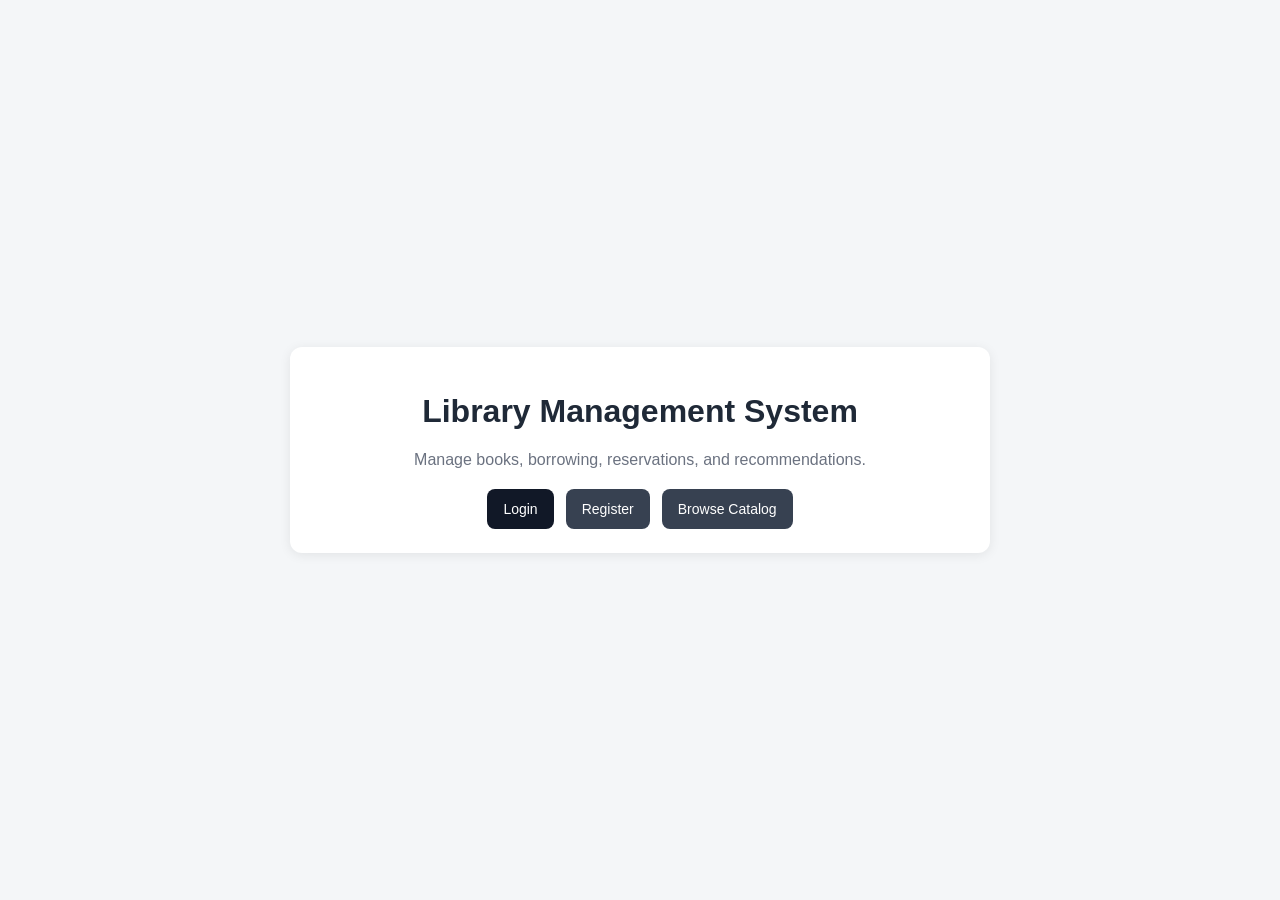
<file: frontend/index.html>
<!DOCTYPE html>
<html lang="en">
<head>
  <meta charset="UTF-8" />
  <meta name="viewport" content="width=device-width, initial-scale=1.0" />
  <title>Library Management System</title>
  <link rel="stylesheet" href="/frontend/css/styles.css" />
</head>
<body>
  <div class="page">
    <div class="hero-card">
      <h1>Library Management System</h1>
      <p class="subtitle">Manage books, borrowing, reservations, and recommendations.</p>

      <div class="button-row">
        <a class="btn" href="/login">Login</a>
        <a class="btn btn-secondary" href="/register">Register</a>
        <a class="btn btn-secondary" href="/catalog">Browse Catalog</a>
      </div>
    </div>
  </div>
</body>
</html>
</file>
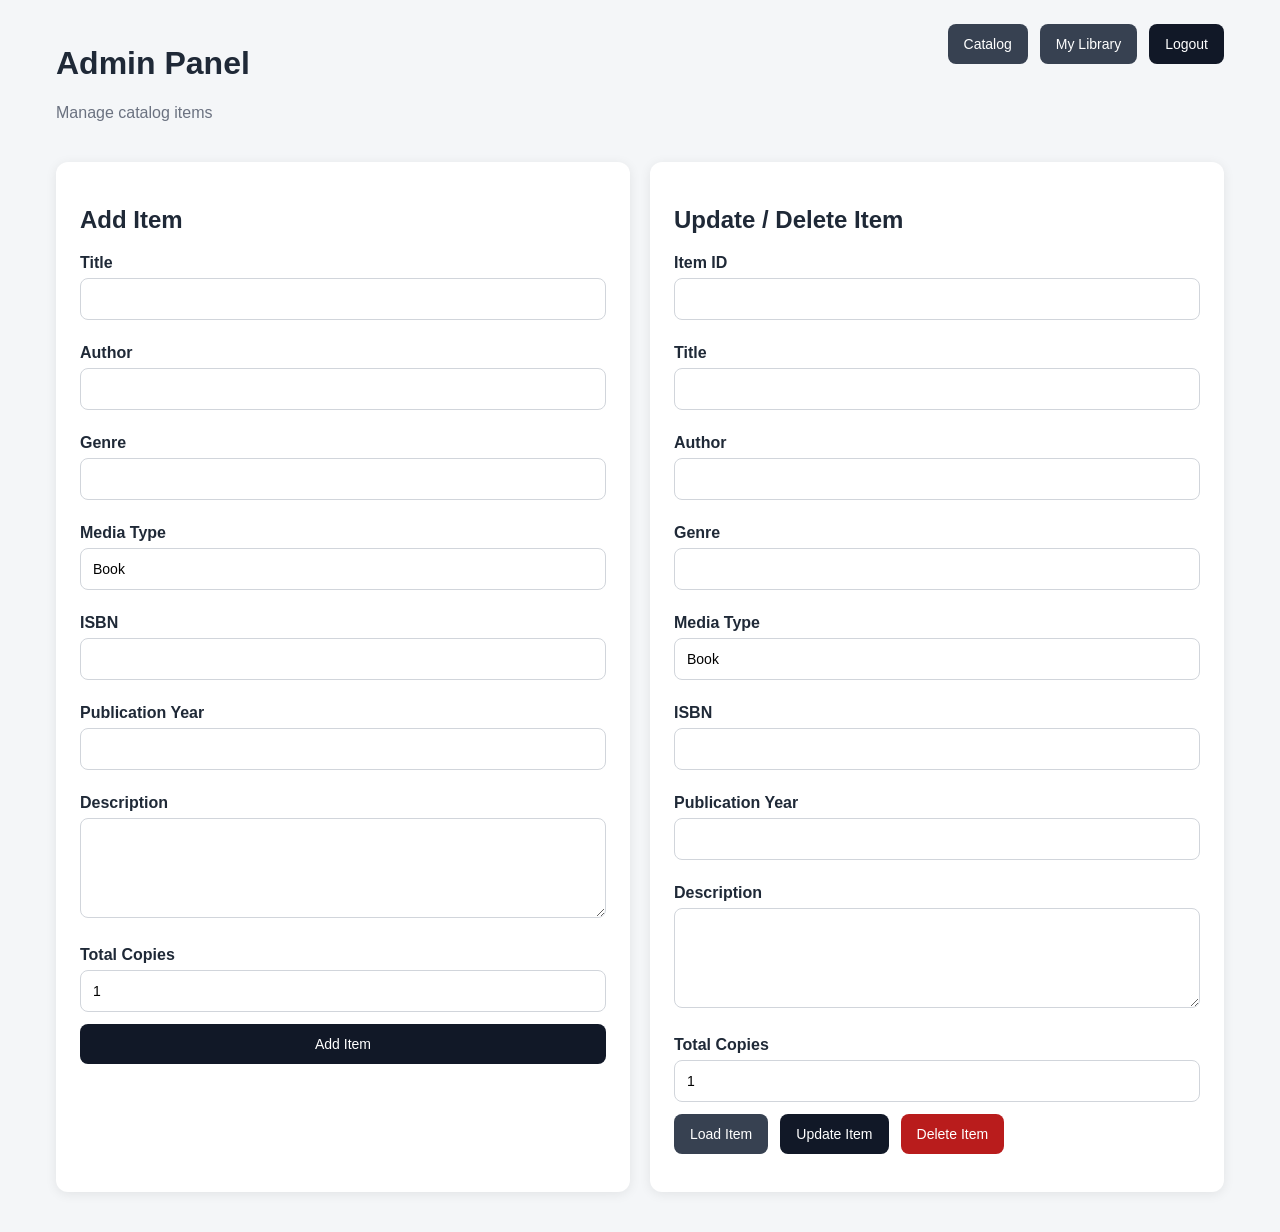
<file: frontend/admin.html>
<!DOCTYPE html>
<html lang="en">
<head>
  <meta charset="UTF-8" />
  <meta name="viewport" content="width=device-width, initial-scale=1.0" />
  <title>Admin</title>
  <link rel="stylesheet" href="/frontend/css/styles.css" />
</head>
<body>
  <div class="wide-page">
    <div class="topbar">
      <div>
        <h1>Admin Panel</h1>
        <p class="subtitle">Manage catalog items</p>
      </div>
      <div class="button-row">
        <a class="btn btn-secondary" href="/catalog">Catalog</a>
        <a class="btn btn-secondary" href="/my-library">My Library</a>
        <button class="btn" onclick="logoutUser()">Logout</button>
      </div>
    </div>

    <div class="two-column">
      <div class="card">
        <h2>Add Item</h2>

        <label>Title</label>
        <input id="add_title" type="text" />

        <label>Author</label>
        <input id="add_author" type="text" />

        <label>Genre</label>
        <input id="add_genre" type="text" />

        <label>Media Type</label>
        <input id="add_media_type" type="text" value="Book" />

        <label>ISBN</label>
        <input id="add_isbn" type="text" />

        <label>Publication Year</label>
        <input id="add_publication_year" type="number" />

        <label>Description</label>
        <textarea id="add_description"></textarea>

        <label>Total Copies</label>
        <input id="add_total_copies" type="number" value="1" />

        <button class="btn full-width" onclick="createItem()">Add Item</button>
        <p id="adminAddMessage" class="message"></p>
      </div>

      <div class="card">
        <h2>Update / Delete Item</h2>

        <label>Item ID</label>
        <input id="edit_id" type="number" />

        <label>Title</label>
        <input id="edit_title" type="text" />

        <label>Author</label>
        <input id="edit_author" type="text" />

        <label>Genre</label>
        <input id="edit_genre" type="text" />

        <label>Media Type</label>
        <input id="edit_media_type" type="text" value="Book" />

        <label>ISBN</label>
        <input id="edit_isbn" type="text" />

        <label>Publication Year</label>
        <input id="edit_publication_year" type="number" />

        <label>Description</label>
        <textarea id="edit_description"></textarea>

        <label>Total Copies</label>
        <input id="edit_total_copies" type="number" value="1" />

        <div class="button-row left-row">
          <button class="btn btn-secondary" onclick="loadItemForEdit()">Load Item</button>
          <button class="btn" onclick="updateItem()">Update Item</button>
          <button class="btn danger-btn" onclick="deleteItem()">Delete Item</button>
        </div>

        <p id="adminEditMessage" class="message"></p>
      </div>
    </div>
  </div>

  <script src="/frontend/js/api.js"></script>
  <script src="/frontend/js/auth.js"></script>
  <script src="/frontend/js/admin.js"></script>
</body>
</html>
</file>
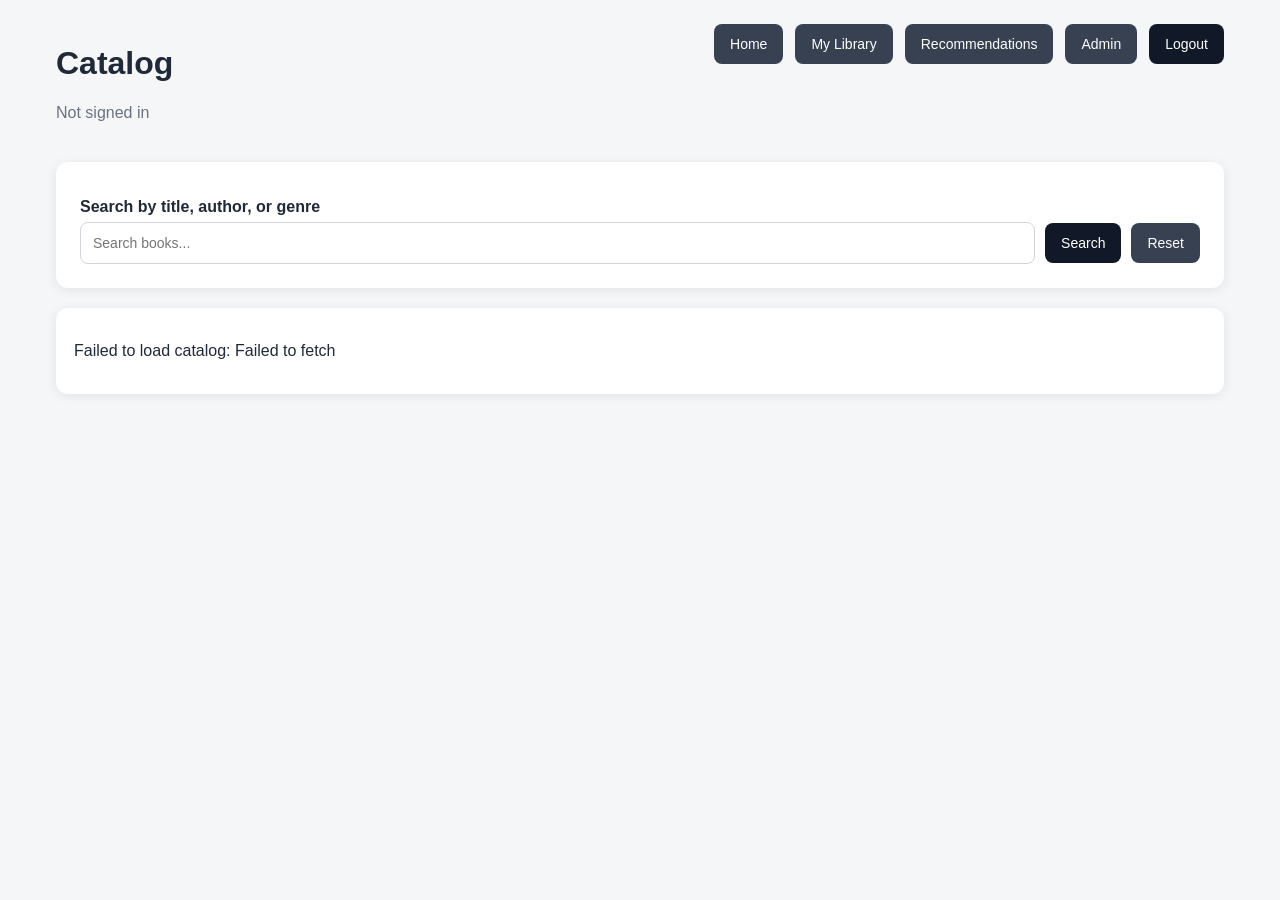
<file: frontend/catalog.html>
<!DOCTYPE html>
<html lang="en">
<head>
  <meta charset="UTF-8" />
  <meta name="viewport" content="width=device-width, initial-scale=1.0" />
  <title>Catalog</title>
  <link rel="stylesheet" href="/frontend/css/styles.css" />
</head>
<body>
  <div class="wide-page">
    <div class="topbar">
      <div>
        <h1>Catalog</h1>
        <p id="userBanner" class="subtitle"></p>
      </div>
      <div class="button-row">
        <a class="btn btn-secondary" href="/">Home</a>
        <a class="btn btn-secondary" href="/my-library">My Library</a>
        <a class="btn btn-secondary" href="/recommendations-page">Recommendations</a>
        <a class="btn btn-secondary" href="/admin">Admin</a>
        <button class="btn" onclick="logoutUser()">Logout</button>
      </div>
    </div>

    <div class="card search-card">
      <label for="searchInput">Search by title, author, or genre</label>
      <div class="search-row">
        <input id="searchInput" type="text" placeholder="Search books..." />
        <button class="btn" onclick="searchBooks()">Search</button>
        <button class="btn btn-secondary" onclick="loadBooks()">Reset</button>
      </div>
    </div>

    <div id="booksContainer" class="catalog-grid"></div>
  </div>

  <script src="/frontend/js/api.js"></script>
  <script src="/frontend/js/auth.js"></script>
  <script src="/frontend/js/circulation.js"></script>
  <script src="/frontend/js/catalog.js"></script>
</body>
</html>
</file>
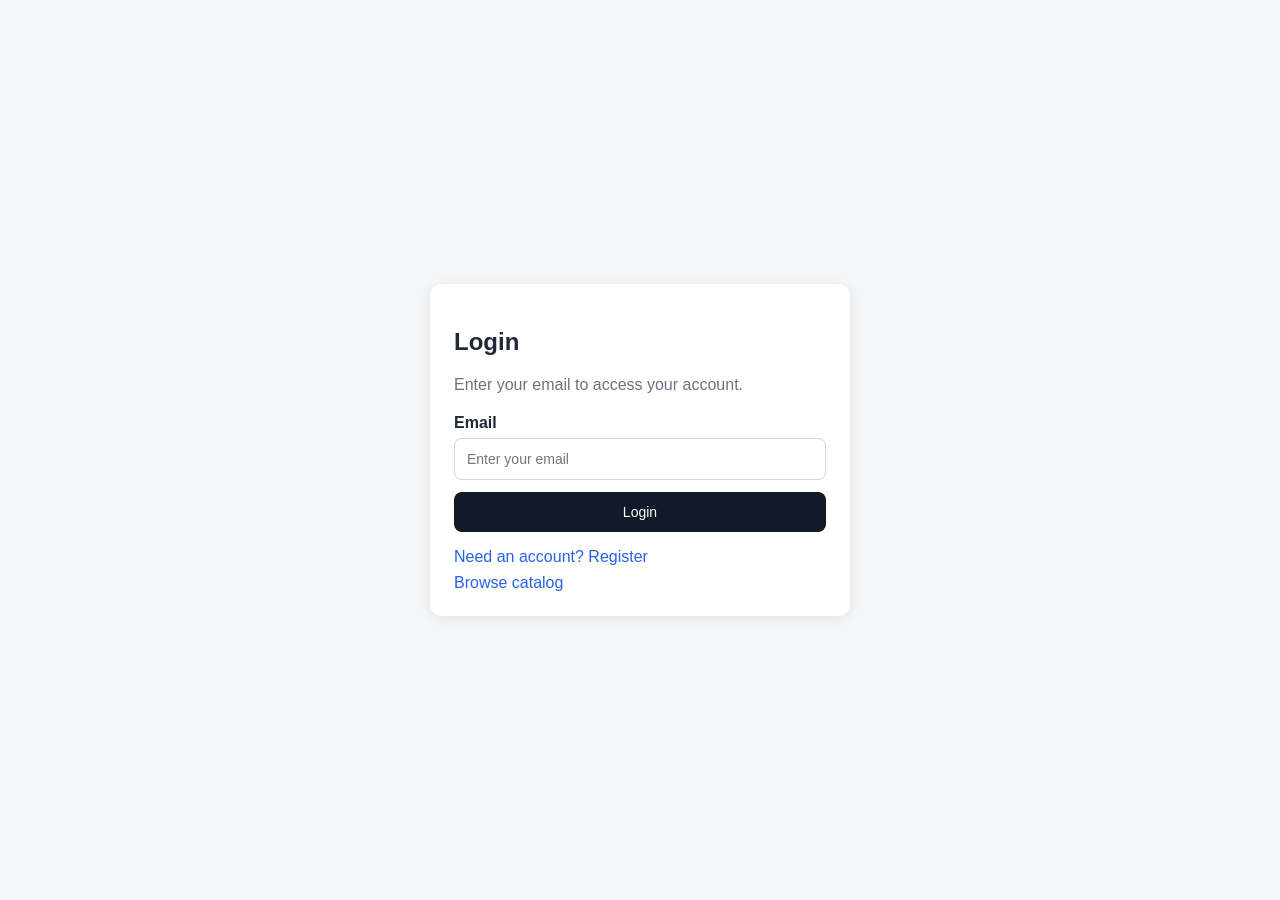
<file: frontend/login.html>
<!DOCTYPE html>
<html lang="en">
<head>
  <meta charset="UTF-8" />
  <meta name="viewport" content="width=device-width, initial-scale=1.0" />
  <title>Login</title>
  <link rel="stylesheet" href="/frontend/css/styles.css" />
</head>
<body>
  <div class="page">
    <div class="card form-card">
      <h2>Login</h2>
      <p class="subtitle">Enter your email to access your account.</p>

      <label for="email">Email</label>
      <input id="email" type="email" placeholder="Enter your email" />

      <button class="btn full-width" onclick="loginUser()">Login</button>

      <p id="message" class="message"></p>

      <div class="small-links">
        <a href="/register">Need an account? Register</a>
        <a href="/catalog">Browse catalog</a>
      </div>
    </div>
  </div>

  <script src="/frontend/js/api.js"></script>
  <script src="/frontend/js/auth.js"></script>
</body>
</html>
</file>
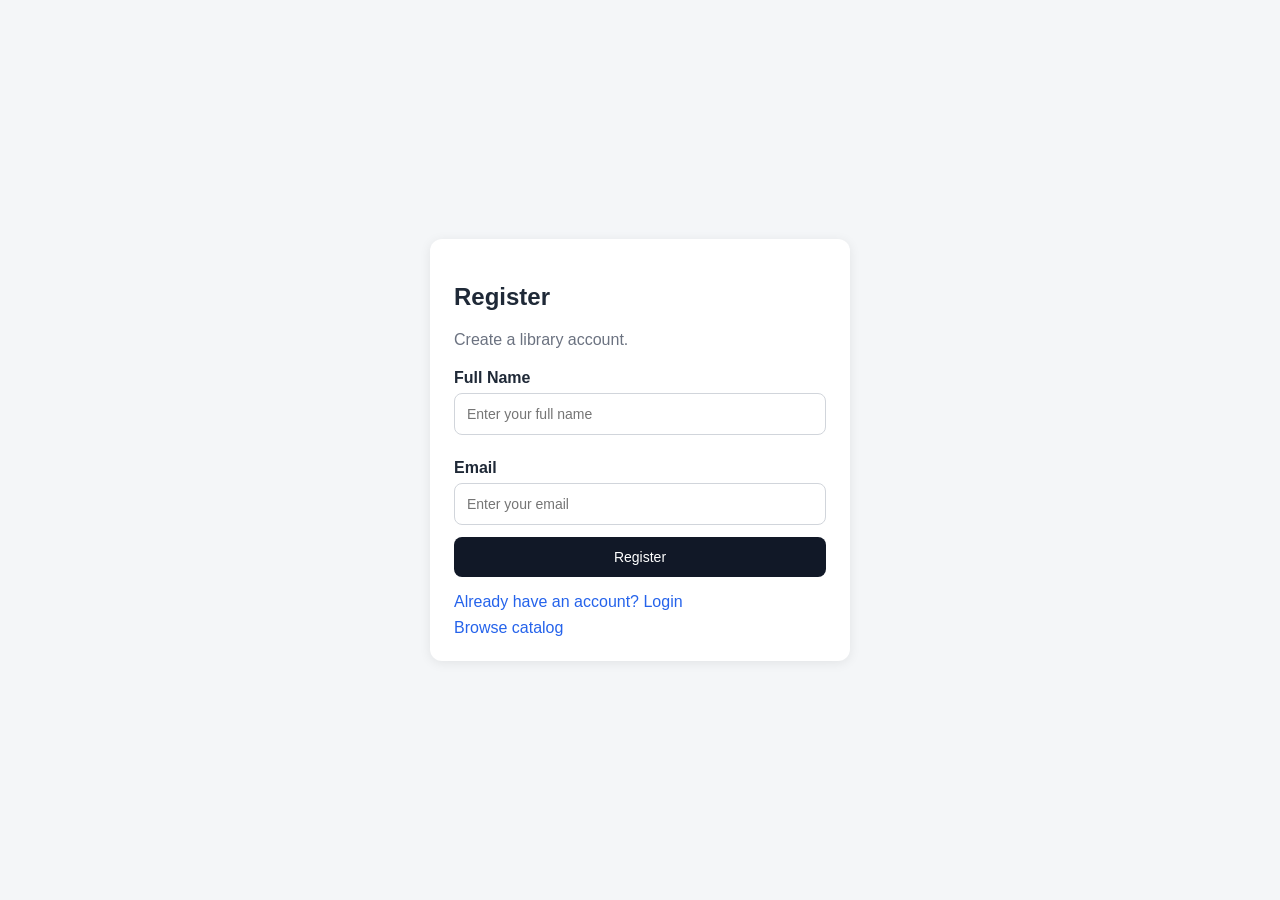
<file: frontend/register.html>
<!DOCTYPE html>
<html lang="en">
<head>
  <meta charset="UTF-8" />
  <meta name="viewport" content="width=device-width, initial-scale=1.0" />
  <title>Register</title>
  <link rel="stylesheet" href="/frontend/css/styles.css" />
</head>
<body>
  <div class="page">
    <div class="card form-card">
      <h2>Register</h2>
      <p class="subtitle">Create a library account.</p>

      <label for="full_name">Full Name</label>
      <input id="full_name" type="text" placeholder="Enter your full name" />

      <label for="email">Email</label>
      <input id="email" type="email" placeholder="Enter your email" />

      <button class="btn full-width" onclick="registerUser()">Register</button>

      <p id="message" class="message"></p>

      <div class="small-links">
        <a href="/login">Already have an account? Login</a>
        <a href="/catalog">Browse catalog</a>
      </div>
    </div>
  </div>

  <script src="/frontend/js/api.js"></script>
  <script src="/frontend/js/auth.js"></script>
</body>
</html>
</file>
<file: frontend/css/styles.css>
* {
  box-sizing: border-box;
}

body {
  margin: 0;
  font-family: Arial, sans-serif;
  background: #f4f6f8;
  color: #1f2937;
}

.page {
  min-height: 100vh;
  display: flex;
  justify-content: center;
  align-items: center;
  padding: 30px 16px;
}

.wide-page {
  max-width: 1200px;
  margin: 0 auto;
  padding: 24px 16px 40px;
}

.hero-card,
.card {
  background: white;
  border-radius: 12px;
  box-shadow: 0 2px 12px rgba(0, 0, 0, 0.08);
  padding: 24px;
}

.hero-card {
  max-width: 700px;
  width: 100%;
  text-align: center;
}

.form-card {
  width: 100%;
  max-width: 420px;
}

.topbar {
  display: flex;
  justify-content: space-between;
  align-items: flex-start;
  gap: 16px;
  margin-bottom: 20px;
  flex-wrap: wrap;
}

.subtitle {
  color: #6b7280;
  margin-bottom: 20px;
}

label {
  display: block;
  margin-top: 12px;
  margin-bottom: 6px;
  font-weight: 600;
}

input,
textarea {
  width: 100%;
  padding: 12px;
  border: 1px solid #d1d5db;
  border-radius: 8px;
  margin-bottom: 12px;
  font-size: 14px;
}

textarea {
  min-height: 100px;
  resize: vertical;
}

.btn {
  display: inline-block;
  background: #111827;
  color: white;
  text-decoration: none;
  border: none;
  border-radius: 8px;
  padding: 12px 16px;
  cursor: pointer;
  font-size: 14px;
}

.btn:hover {
  opacity: 0.95;
}

.btn-secondary {
  background: #374151;
}

.danger-btn {
  background: #b91c1c;
}

.full-width {
  width: 100%;
}

.button-row {
  display: flex;
  gap: 12px;
  flex-wrap: wrap;
  justify-content: center;
}

.left-row {
  justify-content: flex-start;
}

.small-links {
  display: flex;
  flex-direction: column;
  gap: 8px;
  margin-top: 16px;
}

.small-links a {
  color: #2563eb;
  text-decoration: none;
}

.message {
  margin-top: 12px;
  font-size: 14px;
  color: #374151;
}

.search-card {
  margin-bottom: 20px;
}

.search-row {
  display: flex;
  gap: 10px;
  flex-wrap: wrap;
  align-items: center;
}

.search-row input {
  flex: 1;
  min-width: 240px;
  margin-bottom: 0;
}

.catalog-grid {
  display: grid;
  grid-template-columns: repeat(auto-fit, minmax(280px, 1fr));
  gap: 18px;
}

.book-card h3 {
  margin-top: 0;
  margin-bottom: 10px;
}

.book-meta {
  color: #4b5563;
  margin: 6px 0;
}

.status {
  font-weight: 700;
  margin: 10px 0;
}

.actions {
  display: flex;
  gap: 10px;
  flex-wrap: wrap;
  margin-top: 12px;
}

.two-column {
  display: grid;
  grid-template-columns: 1fr 1fr;
  gap: 20px;
}

.empty-card {
  background: white;
  border-radius: 12px;
  padding: 18px;
  box-shadow: 0 2px 12px rgba(0, 0, 0, 0.08);
}

@media (max-width: 900px) {
  .two-column {
    grid-template-columns: 1fr;
  }
}
</file>
